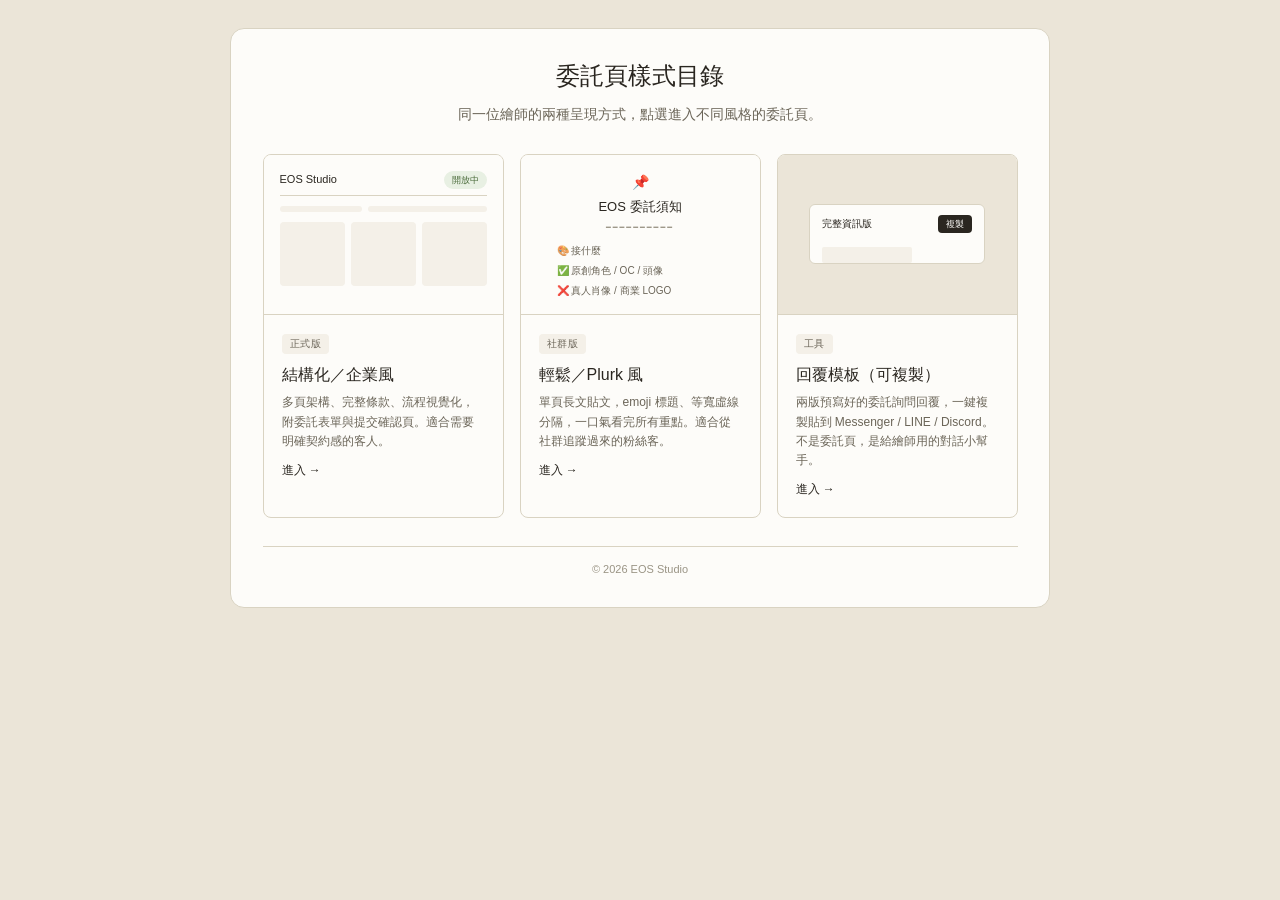
<file: index.html>
<!DOCTYPE html>
<html lang="zh-Hant">
<head>
<meta charset="UTF-8"/>
<meta name="viewport" content="width=device-width, initial-scale=1.0"/>
<title>EOS Studio — 委託頁樣式目錄</title>
<meta name="description" content="EOS Studio 委託頁兩種風格：正式版（結構化）與社群版（輕鬆貼文）。"/>
<link rel="stylesheet" href="styles.css"/>
</head>
<body>

<main class="site gallery">

  <header class="gallery-header">
    <h1>委託頁樣式目錄</h1>
    <p>同一位繪師的兩種呈現方式，點選進入不同風格的委託頁。</p>
  </header>

  <div class="gallery-grid">

    <a href="studio.html" class="gallery-card">
      <div class="gallery-preview preview-studio">
        <div class="preview-row preview-nav">
          <div class="preview-brand">EOS Studio</div>
          <div class="preview-pill">開放中</div>
        </div>
        <div class="preview-row">
          <div class="preview-bar short"></div>
          <div class="preview-bar"></div>
        </div>
        <div class="preview-row preview-cards">
          <div class="preview-mini"></div>
          <div class="preview-mini"></div>
          <div class="preview-mini"></div>
        </div>
      </div>
      <div class="gallery-meta">
        <div class="gallery-tag">正式版</div>
        <h2>結構化／企業風</h2>
        <p>多頁架構、完整條款、流程視覺化，附委託表單與提交確認頁。適合需要明確契約感的客人。</p>
        <div class="gallery-enter">進入 →</div>
      </div>
    </a>

    <a href="casual.html" class="gallery-card">
      <div class="gallery-preview preview-casual">
        <div class="preview-emoji">📌</div>
        <div class="preview-title">EOS 委託須知</div>
        <div class="preview-dots">━━━━━━━━━━</div>
        <div class="preview-line">🎨 接什麼</div>
        <div class="preview-line">✅ 原創角色 / OC / 頭像</div>
        <div class="preview-line">❌ 真人肖像 / 商業 LOGO</div>
      </div>
      <div class="gallery-meta">
        <div class="gallery-tag">社群版</div>
        <h2>輕鬆／Plurk 風</h2>
        <p>單頁長文貼文，emoji 標題、等寬虛線分隔，一口氣看完所有重點。適合從社群追蹤過來的粉絲客。</p>
        <div class="gallery-enter">進入 →</div>
      </div>
    </a>

    <a href="templates.html" class="gallery-card">
      <div class="gallery-preview preview-templates">
        <div class="preview-template-card">
          <div class="preview-template-head">
            <div class="preview-template-title">完整資訊版</div>
            <div class="preview-copy-btn">複製</div>
          </div>
          <div class="preview-bar"></div>
          <div class="preview-bar short"></div>
          <div class="preview-bar"></div>
        </div>
      </div>
      <div class="gallery-meta">
        <div class="gallery-tag">工具</div>
        <h2>回覆模板（可複製）</h2>
        <p>兩版預寫好的委託詢問回覆，一鍵複製貼到 Messenger / LINE / Discord。不是委託頁，是給繪師用的對話小幫手。</p>
        <div class="gallery-enter">進入 →</div>
      </div>
    </a>

  </div>

  <footer class="gallery-footer">
    <div>© 2026 EOS Studio</div>
  </footer>

</main>

</body>
</html>
</file>
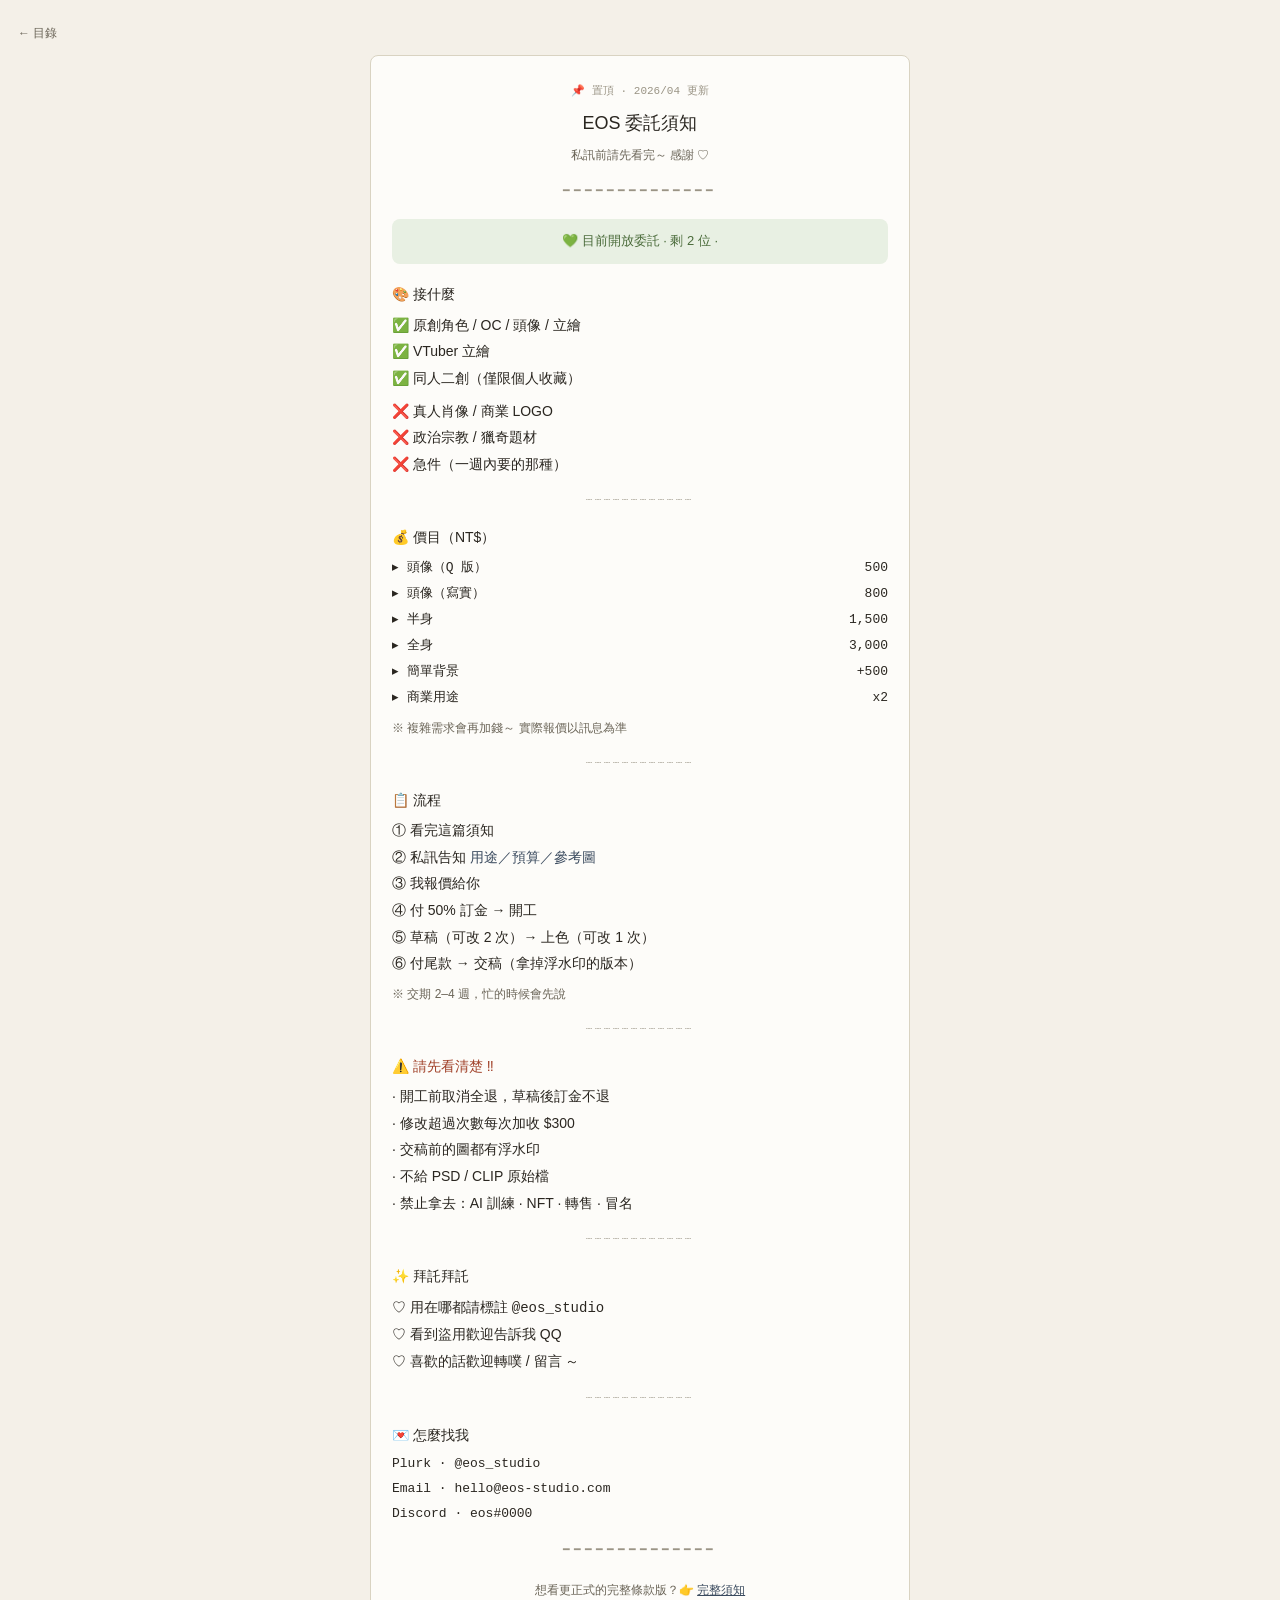
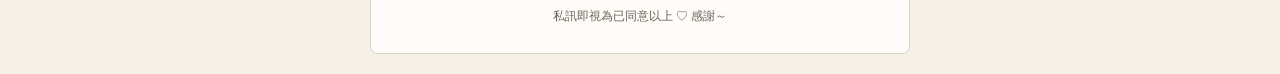
<file: casual.html>
<!DOCTYPE html>
<html lang="zh-Hant">
<head>
<meta charset="UTF-8"/>
<meta name="viewport" content="width=device-width, initial-scale=1.0"/>
<title>EOS 委託須知（社群版）</title>
<meta name="description" content="EOS 委託須知 · 輕鬆版 · 私訊前請先看完～"/>
<link rel="stylesheet" href="styles.css"/>
<link rel="stylesheet" href="casual.css"/>
</head>
<body class="casual-body">

<a href="index.html" class="casual-back">← 目錄</a>

<article class="casual-post">

  <div class="casual-meta">📌 置頂 · 2026/04 更新</div>
  <div class="casual-title">EOS 委託須知</div>
  <div class="casual-sub">私訊前請先看完～ 感謝 ♡</div>

  <div class="casual-hr">━━━━━━━━━━━━━━</div>

  <div class="casual-badge">💚 目前開放委託 · 剩 2 位 ·</div>

  <section>
    <h3>🎨 接什麼</h3>
    <div>✅ 原創角色 / OC / 頭像 / 立繪</div>
    <div>✅ VTuber 立繪</div>
    <div>✅ 同人二創（僅限個人收藏）</div>
    <div class="gap-top">❌ 真人肖像 / 商業 LOGO</div>
    <div>❌ 政治宗教 / 獵奇題材</div>
    <div>❌ 急件（一週內要的那種）</div>
  </section>

  <div class="casual-dots">┈┈┈┈┈┈┈┈┈┈┈┈</div>

  <section>
    <h3>💰 價目（NT$）</h3>
    <div class="price-list">
      <div><span>▸ 頭像（Q 版）</span><span>500</span></div>
      <div><span>▸ 頭像（寫實）</span><span>800</span></div>
      <div><span>▸ 半身</span><span>1,500</span></div>
      <div><span>▸ 全身</span><span>3,000</span></div>
      <div><span>▸ 簡單背景</span><span>+500</span></div>
      <div><span>▸ 商業用途</span><span>x2</span></div>
    </div>
    <div class="aside">※ 複雜需求會再加錢～ 實際報價以訊息為準</div>
  </section>

  <div class="casual-dots">┈┈┈┈┈┈┈┈┈┈┈┈</div>

  <section>
    <h3>📋 流程</h3>
    <div>① 看完這篇須知</div>
    <div>② 私訊告知 <span class="accent">用途／預算／參考圖</span></div>
    <div>③ 我報價給你</div>
    <div>④ 付 50% 訂金 → 開工</div>
    <div>⑤ 草稿（可改 2 次）→ 上色（可改 1 次）</div>
    <div>⑥ 付尾款 → 交稿（拿掉浮水印的版本）</div>
    <div class="aside">※ 交期 2–4 週，忙的時候會先說</div>
  </section>

  <div class="casual-dots">┈┈┈┈┈┈┈┈┈┈┈┈</div>

  <section>
    <h3 class="warn">⚠️ 請先看清楚 ‼️</h3>
    <div>· 開工前取消全退，草稿後訂金不退</div>
    <div>· 修改超過次數每次加收 <strong>$300</strong></div>
    <div>· 交稿前的圖都有<strong>浮水印</strong></div>
    <div>· 不給 PSD / CLIP 原始檔</div>
    <div>· 禁止拿去：AI 訓練 · NFT · 轉售 · 冒名</div>
  </section>

  <div class="casual-dots">┈┈┈┈┈┈┈┈┈┈┈┈</div>

  <section>
    <h3>✨ 拜託拜託</h3>
    <div>♡ 用在哪都請標註 <span class="mono">@eos_studio</span></div>
    <div>♡ 看到盜用歡迎告訴我 QQ</div>
    <div>♡ 喜歡的話歡迎轉噗 / 留言 ～</div>
  </section>

  <div class="casual-dots">┈┈┈┈┈┈┈┈┈┈┈┈</div>

  <section>
    <h3>💌 怎麼找我</h3>
    <div class="contact-list">
      <div>Plurk · @eos_studio</div>
      <div>Email · hello@eos-studio.com</div>
      <div>Discord · eos#0000</div>
    </div>
  </section>

  <div class="casual-hr">━━━━━━━━━━━━━━</div>

  <div class="casual-more">想看更正式的完整條款版？👉 <a href="terms.html">完整須知</a></div>
  <div class="casual-end">私訊即視為已同意以上 ♡ 感謝～</div>

</article>

</body>
</html>
</file>
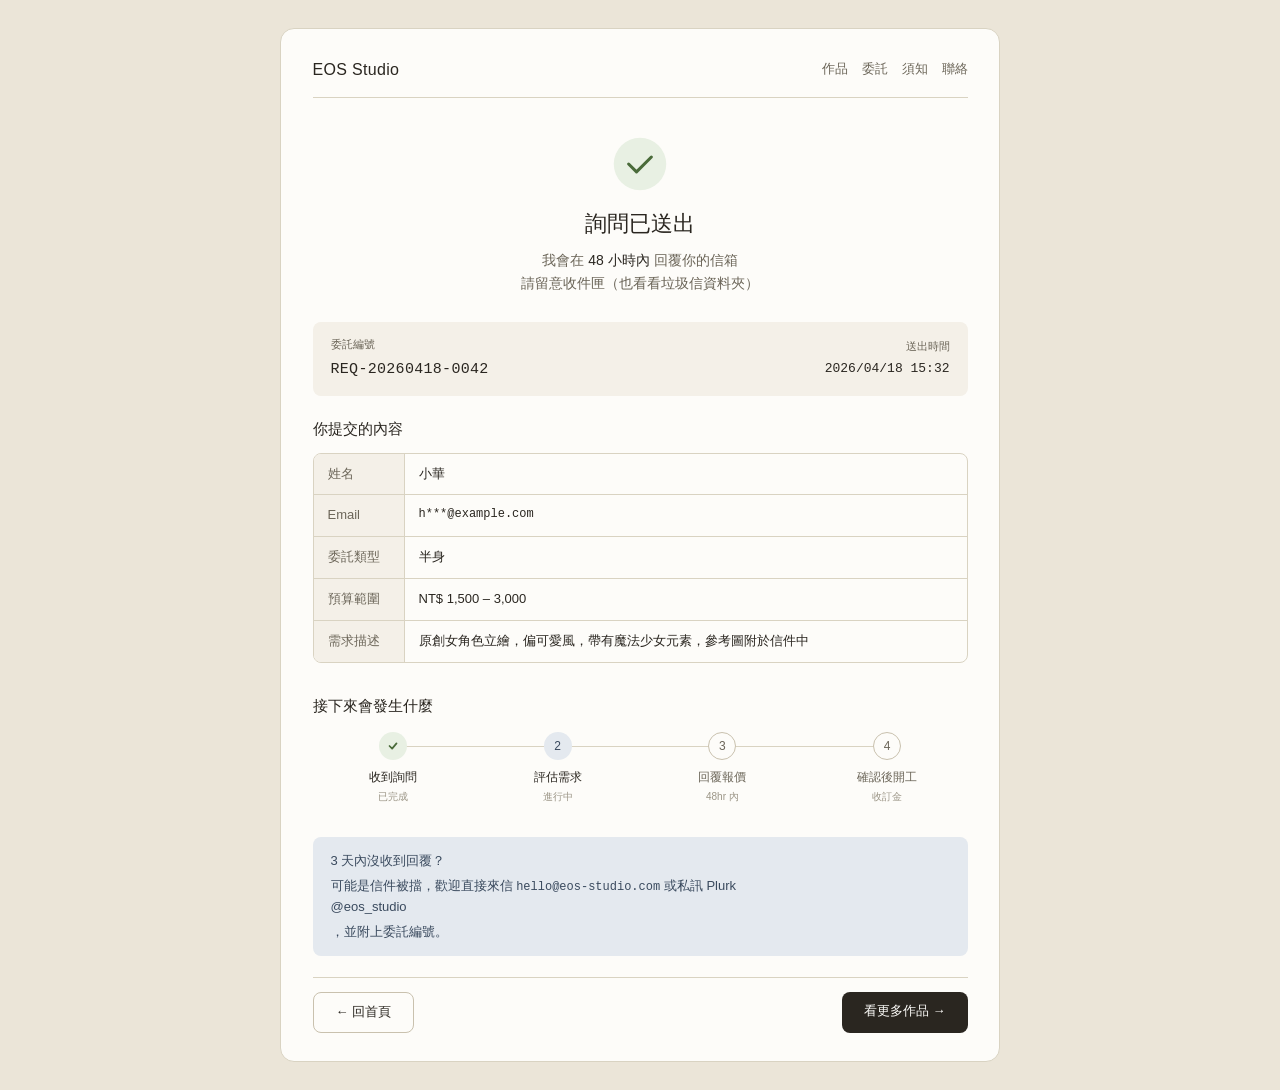
<file: confirmation.html>
<!DOCTYPE html>
<html lang="zh-Hant">
<head>
<meta charset="UTF-8"/>
<meta name="viewport" content="width=device-width, initial-scale=1.0"/>
<title>詢問已送出 — EOS Studio</title>
<meta name="robots" content="noindex"/>
<link rel="stylesheet" href="styles.css"/>
</head>
<body>

<main class="site">

  <nav class="nav">
    <div class="brand">EOS Studio</div>
    <div class="nav-links">
      <a href="studio.html#works" data-nav>作品</a>
      <a href="studio.html#commission" data-nav>委託</a>
      <a href="terms.html">須知</a>
      <a href="studio.html#contact" data-nav>聯絡</a>
    </div>
  </nav>

  <section class="success-hero">
    <svg viewBox="0 0 64 64" width="56" height="56">
      <circle cx="32" cy="32" r="30" fill="var(--color-background-success)"/>
      <path d="M 19 32 L 28 41 L 45 24" stroke="var(--color-text-success)"
            stroke-width="3.5" fill="none" stroke-linecap="round" stroke-linejoin="round"/>
    </svg>
    <h1>詢問已送出</h1>
    <p>我會在 <strong>48 小時內</strong> 回覆你的信箱<br/>請留意收件匣（也看看垃圾信資料夾）</p>
  </section>

  <div class="submission-meta">
    <div>
      <div class="label">委託編號</div>
      <div class="value-id" data-field="requestId">REQ-20260418-0042</div>
    </div>
    <div class="right">
      <div class="label">送出時間</div>
      <div class="value-time" data-field="submittedAt">2026/04/18 15:32</div>
    </div>
  </div>

  <section class="section">
    <h2 style="font-size: 15px; margin: 0 0 12px; font-weight: 500;">你提交的內容</h2>
    <div class="summary">
      <dl>
        <dt>姓名</dt>      <dd data-field="name">小華</dd>
        <dt>Email</dt>     <dd class="mono" data-field="emailMasked">h***@example.com</dd>
        <dt>委託類型</dt>  <dd data-field="type">半身</dd>
        <dt>預算範圍</dt>  <dd data-field="budget">NT$ 1,500 – 3,000</dd>
        <dt>需求描述</dt>  <dd data-field="brief">原創女角色立繪，偏可愛風，帶有魔法少女元素，參考圖附於信件中</dd>
      </dl>
    </div>
  </section>

  <section class="section">
    <h2 style="font-size: 15px; margin: 0 0 14px; font-weight: 500;">接下來會發生什麼</h2>
    <div class="progress">
      <div class="progress-step">
        <div class="progress-circle done">
          <svg viewBox="0 0 16 16" width="14" height="14">
            <path d="M 4 8 L 7 11 L 12 5" stroke="var(--color-text-success)"
                  stroke-width="2" fill="none" stroke-linecap="round" stroke-linejoin="round"/>
          </svg>
        </div>
        <div class="progress-title">收到詢問</div>
        <div class="progress-sub">已完成</div>
      </div>
      <div class="progress-step">
        <div class="progress-circle current">2</div>
        <div class="progress-title">評估需求</div>
        <div class="progress-sub">進行中</div>
      </div>
      <div class="progress-step is-pending">
        <div class="progress-circle pending">3</div>
        <div class="progress-title">回覆報價</div>
        <div class="progress-sub">48hr 內</div>
      </div>
      <div class="progress-step is-pending">
        <div class="progress-circle pending">4</div>
        <div class="progress-title">確認後開工</div>
        <div class="progress-sub">收訂金</div>
      </div>
    </div>
  </section>

  <div class="info-banner has-title">
    <strong>3 天內沒收到回覆？</strong>
    可能是信件被擋，歡迎直接來信 <span class="mono">hello@eos-studio.com</span>
    或私訊 Plurk <strong>@eos_studio</strong>，並附上委託編號。
  </div>

  <div class="page-actions">
    <a href="studio.html" class="btn-ghost">← 回首頁</a>
    <a href="studio.html#works" class="btn-primary">看更多作品 →</a>
  </div>

</main>

<script src="main.js"></script>
</body>
</html>
</file>
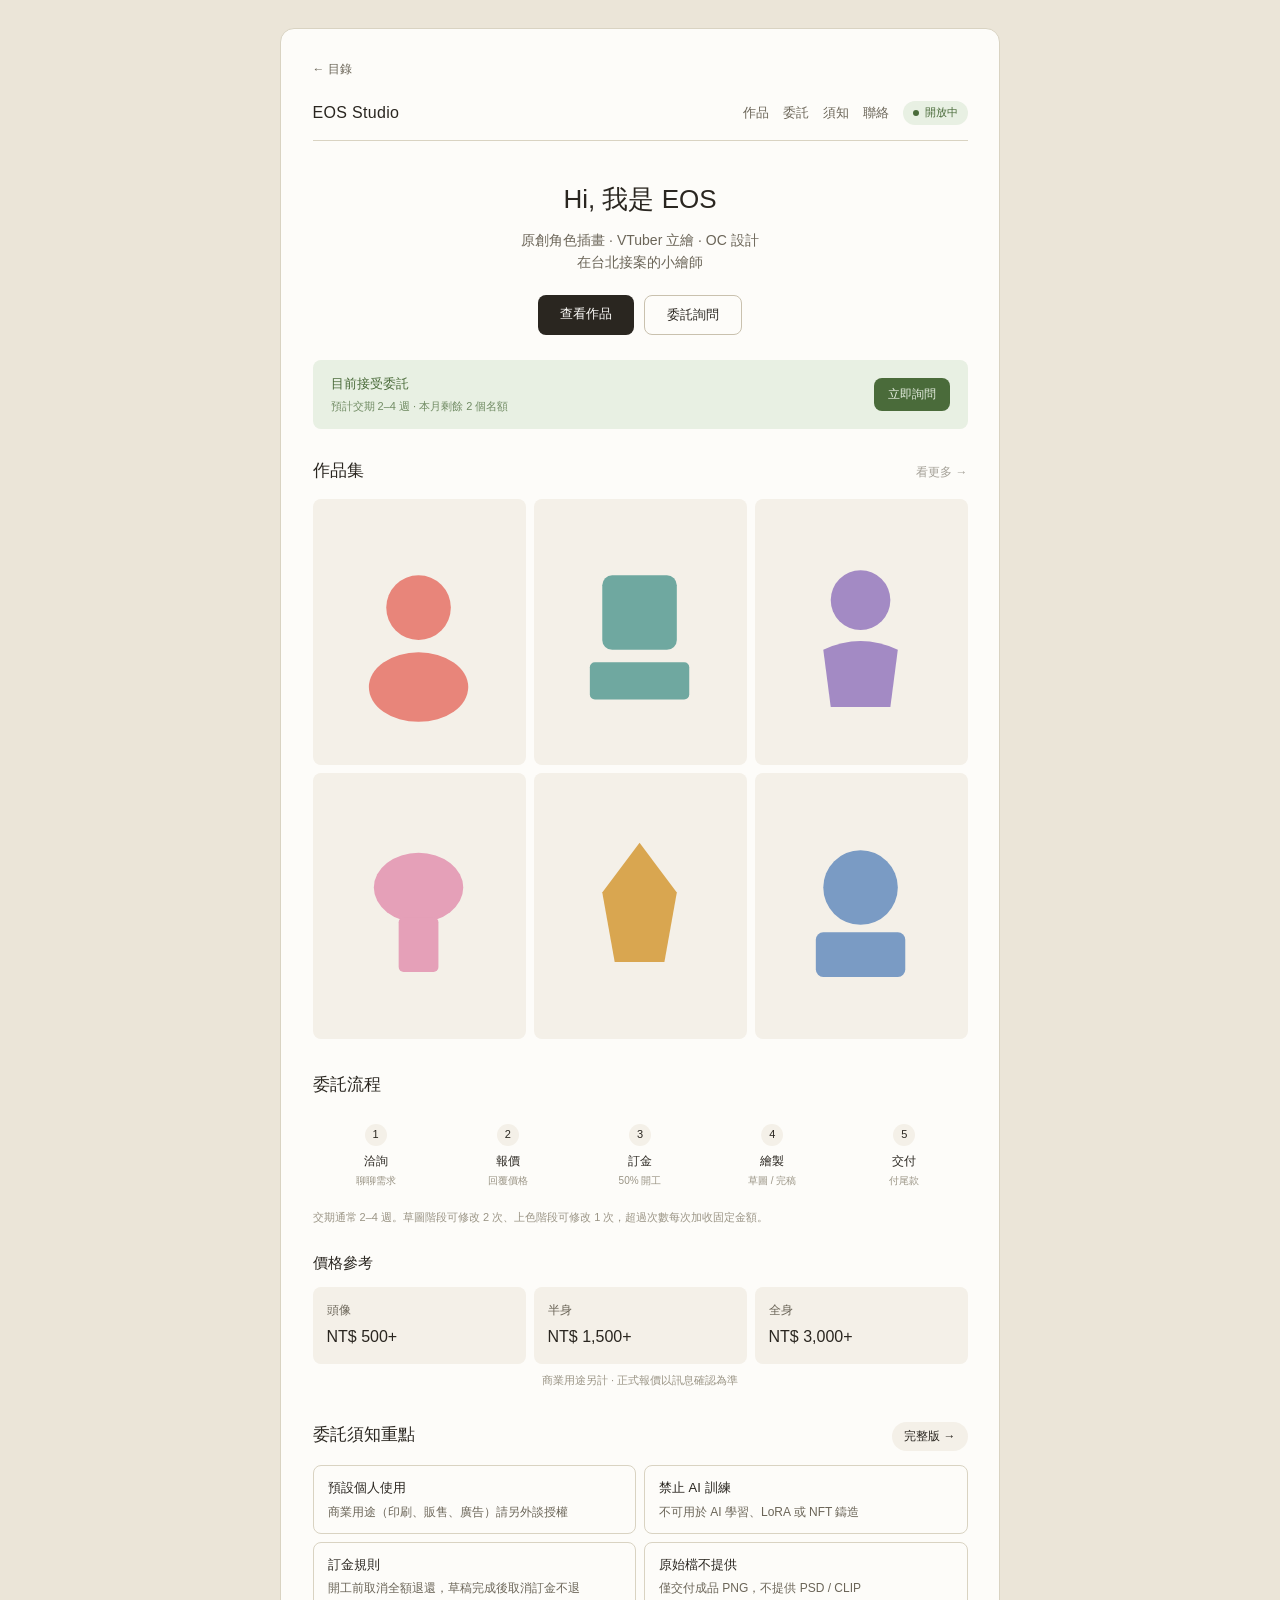
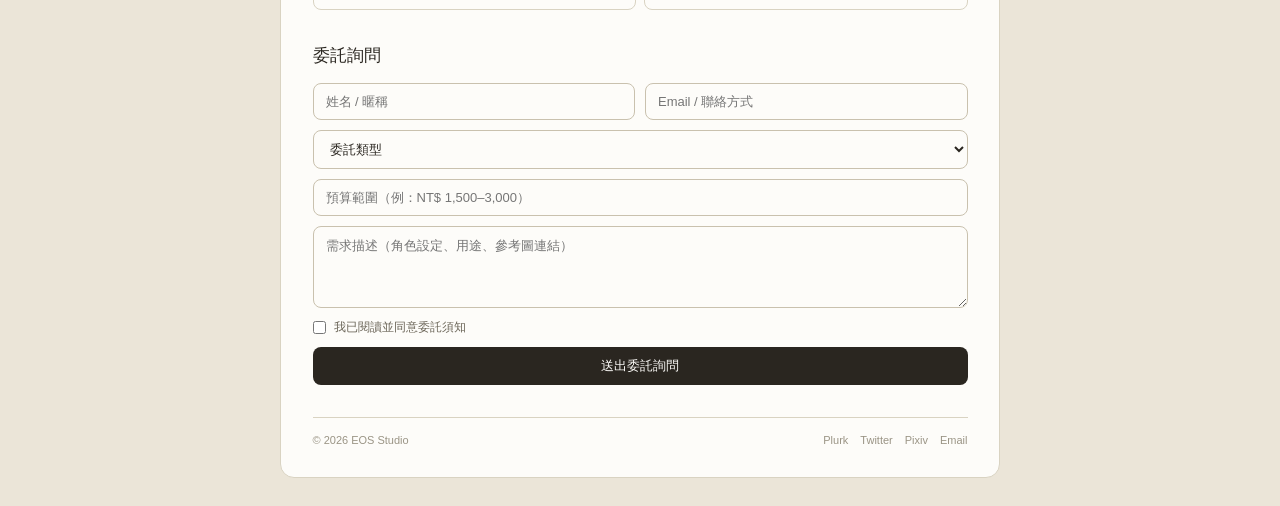
<file: studio.html>
<!DOCTYPE html>
<html lang="zh-Hant">
<head>
<meta charset="UTF-8"/>
<meta name="viewport" content="width=device-width, initial-scale=1.0"/>
<title>EOS Studio — 原創角色插畫委託</title>
<meta name="description" content="EOS Studio — 原創角色插畫、VTuber 立繪、OC 設計。台北接案中。"/>
<link rel="stylesheet" href="styles.css"/>
</head>
<body>

<main class="site">

  <a href="index.html" class="back-link">← 目錄</a>

  <nav class="nav">
    <div class="brand">EOS Studio</div>
    <div class="nav-links">
      <a href="#works" data-nav>作品</a>
      <a href="#commission" data-nav>委託</a>
      <a href="#terms" data-nav>須知</a>
      <a href="#contact" data-nav>聯絡</a>
      <span class="badge-open">
        <span class="dot"></span>
        開放中
      </span>
    </div>
  </nav>

  <section class="hero">
    <h1>Hi, 我是 EOS</h1>
    <p>原創角色插畫 · VTuber 立繪 · OC 設計<br/>在台北接案的小繪師</p>
    <div class="cta-row">
      <a href="#works" data-nav class="btn-primary">查看作品</a>
      <a href="#contact" data-nav class="btn-outline">委託詢問</a>
    </div>
  </section>

  <div class="status-banner">
    <div>
      <div class="status-title">目前接受委託</div>
      <div class="status-sub">預計交期 2–4 週 · 本月剩餘 2 個名額</div>
    </div>
    <a href="#contact" data-nav class="btn-status">立即詢問</a>
  </div>

  <section id="works" class="section">
    <div class="section-head">
      <h2>作品集</h2>
      <a href="#" class="section-link" aria-disabled="true">看更多 →</a>
    </div>
    <div class="works-grid">
      <div class="work-cell"><svg viewBox="0 0 60 75" width="70%"><circle class="c-coral" cx="30" cy="28" r="13"/><ellipse class="c-coral" cx="30" cy="60" rx="20" ry="14"/></svg></div>
      <div class="work-cell"><svg viewBox="0 0 60 75" width="70%"><rect class="c-teal" x="15" y="15" width="30" height="30" rx="4"/><rect class="c-teal" x="10" y="50" width="40" height="15" rx="2"/></svg></div>
      <div class="work-cell"><svg viewBox="0 0 60 75" width="70%"><circle class="c-purple" cx="30" cy="25" r="12"/><path class="c-purple" d="M 15 45 Q 30 38 45 45 L 42 68 L 18 68 Z"/></svg></div>
      <div class="work-cell"><svg viewBox="0 0 60 75" width="70%"><ellipse class="c-pink" cx="30" cy="30" rx="18" ry="14"/><rect class="c-pink" x="22" y="42" width="16" height="22" rx="2"/></svg></div>
      <div class="work-cell"><svg viewBox="0 0 60 75" width="70%"><polygon class="c-amber" points="30,12 45,32 40,60 20,60 15,32"/></svg></div>
      <div class="work-cell"><svg viewBox="0 0 60 75" width="70%"><circle class="c-blue" cx="30" cy="30" r="15"/><rect class="c-blue" x="12" y="48" width="36" height="18" rx="3"/></svg></div>
    </div>
  </section>

  <section id="commission" class="section">
    <h2>委託流程</h2>
    <div class="flow-grid-5" style="margin-bottom: 10px;">
      <div class="flow-card compact">
        <span class="flow-num">1</span>
        <div class="flow-title">洽詢</div>
        <div class="flow-sub">聊聊需求</div>
      </div>
      <div class="flow-card compact">
        <span class="flow-num">2</span>
        <div class="flow-title">報價</div>
        <div class="flow-sub">回覆價格</div>
      </div>
      <div class="flow-card compact">
        <span class="flow-num">3</span>
        <div class="flow-title">訂金</div>
        <div class="flow-sub">50% 開工</div>
      </div>
      <div class="flow-card compact">
        <span class="flow-num">4</span>
        <div class="flow-title">繪製</div>
        <div class="flow-sub">草圖 / 完稿</div>
      </div>
      <div class="flow-card compact">
        <span class="flow-num">5</span>
        <div class="flow-title">交付</div>
        <div class="flow-sub">付尾款</div>
      </div>
    </div>
    <p class="flow-note">交期通常 2–4 週。草圖階段可修改 2 次、上色階段可修改 1 次，超過次數每次加收固定金額。</p>

    <h3 style="margin-top: 1.75rem;">價格參考</h3>
    <div class="price-grid">
      <div class="price-card"><div class="price-label">頭像</div><div class="price-value">NT$ 500+</div></div>
      <div class="price-card"><div class="price-label">半身</div><div class="price-value">NT$ 1,500+</div></div>
      <div class="price-card"><div class="price-label">全身</div><div class="price-value">NT$ 3,000+</div></div>
    </div>
    <p class="price-note">商業用途另計 · 正式報價以訊息確認為準</p>
  </section>

  <section id="terms" class="section">
    <div class="section-head">
      <h2>委託須知重點</h2>
      <a href="terms.html" class="section-link-cta">完整版 <span class="arrow">→</span></a>
    </div>
    <div class="terms-grid">
      <div class="term-card"><div class="term-title">預設個人使用</div><div class="term-body">商業用途（印刷、販售、廣告）請另外談授權</div></div>
      <div class="term-card"><div class="term-title">禁止 AI 訓練</div><div class="term-body">不可用於 AI 學習、LoRA 或 NFT 鑄造</div></div>
      <div class="term-card"><div class="term-title">訂金規則</div><div class="term-body">開工前取消全額退還，草稿完成後取消訂金不退</div></div>
      <div class="term-card"><div class="term-title">原始檔不提供</div><div class="term-body">僅交付成品 PNG，不提供 PSD / CLIP</div></div>
    </div>
  </section>

  <section id="contact" class="section">
    <h2>委託詢問</h2>
    <form id="commission-form" class="form">
      <div class="form-row-2">
        <input type="text" name="name" placeholder="姓名 / 暱稱" required/>
        <input type="email" name="email" placeholder="Email / 聯絡方式" required/>
      </div>
      <select name="type" required>
        <option value="">委託類型</option>
        <option>頭像</option>
        <option>半身</option>
        <option>全身</option>
        <option>其他 / 不確定</option>
      </select>
      <input type="text" name="budget" placeholder="預算範圍（例：NT$ 1,500–3,000）"/>
      <textarea name="brief" placeholder="需求描述（角色設定、用途、參考圖連結）" rows="4"></textarea>
      <label class="agree">
        <input type="checkbox" id="agree-tos"/>
        我已閱讀並同意委託須知
      </label>
      <button type="submit" id="submit-btn">送出委託詢問</button>
    </form>
  </section>

  <footer class="site-footer">
    <div>© 2026 EOS Studio</div>
    <div class="social">
      <a href="#">Plurk</a>
      <a href="#">Twitter</a>
      <a href="#">Pixiv</a>
      <a href="#">Email</a>
    </div>
  </footer>

</main>

<script src="main.js"></script>

</body>
</html>
</file>
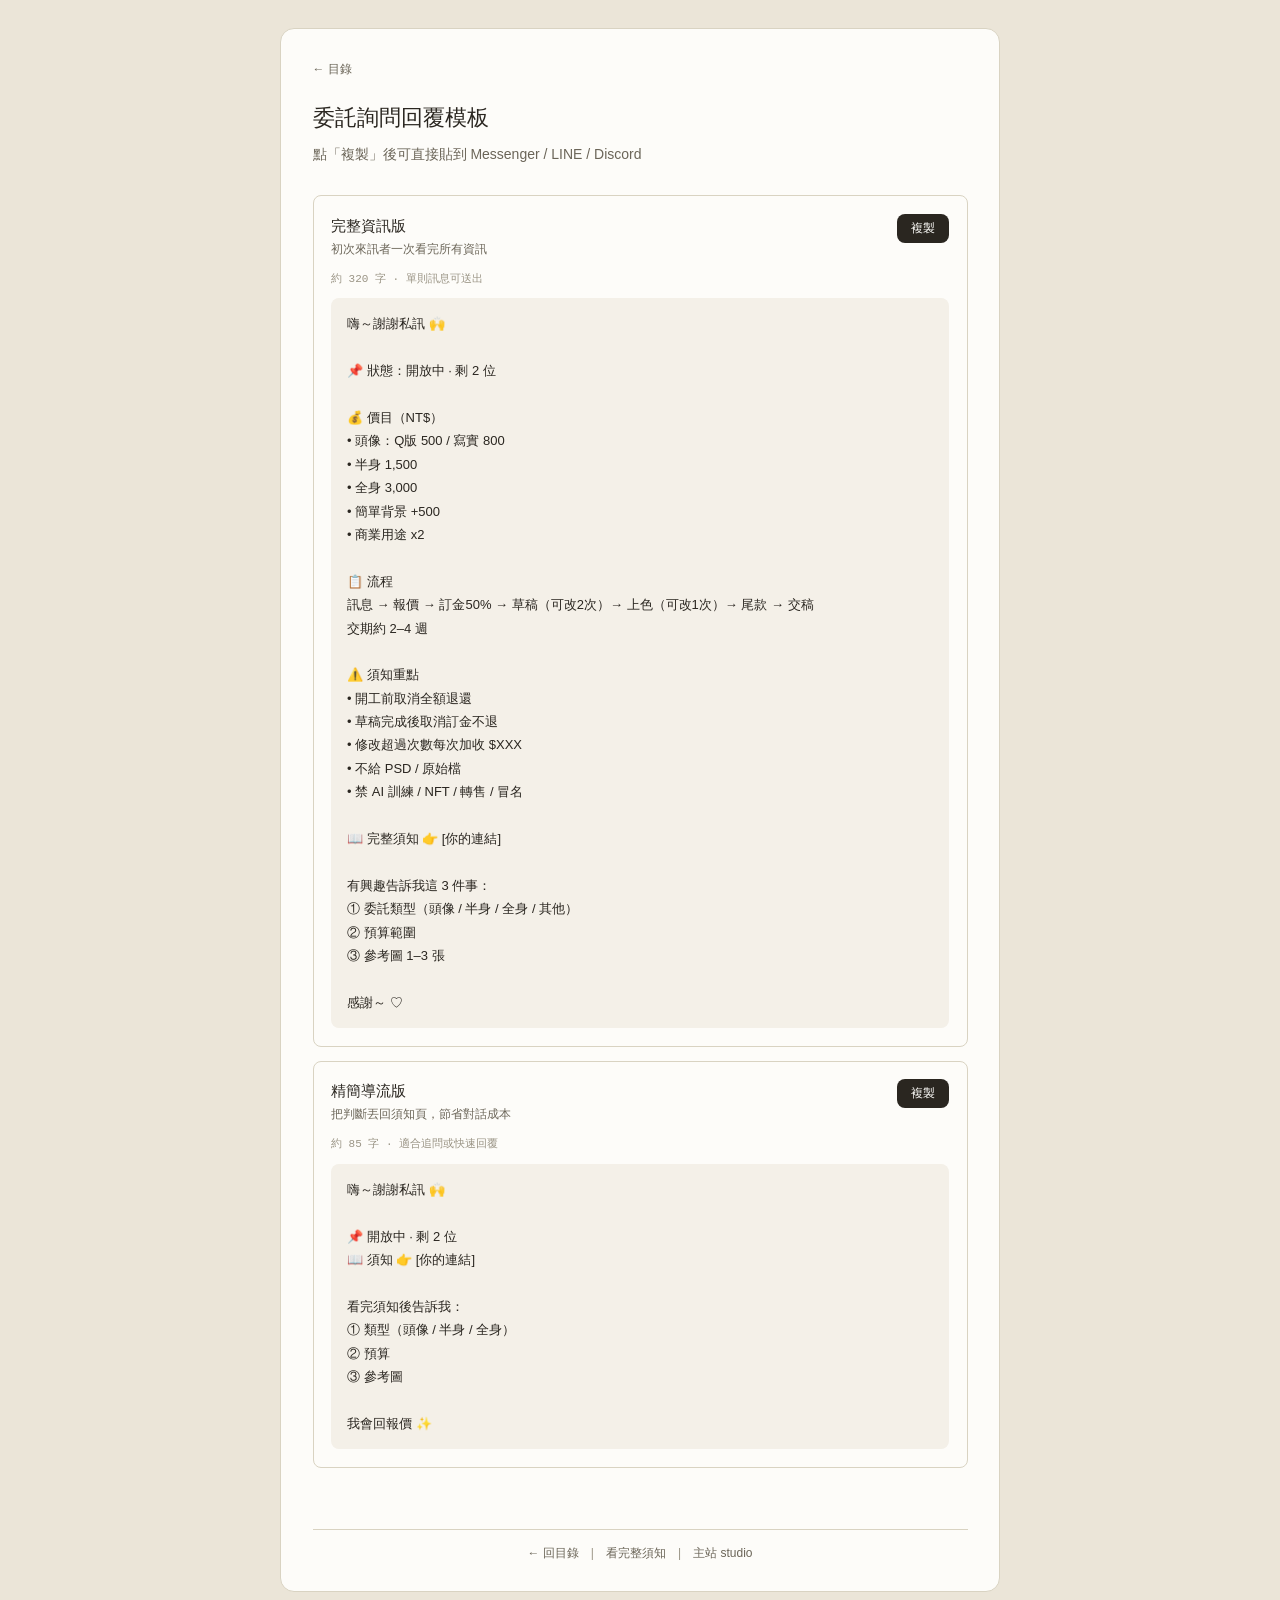
<file: templates.html>
<!DOCTYPE html>
<html lang="zh-Hant">
<head>
<meta charset="UTF-8"/>
<meta name="viewport" content="width=device-width, initial-scale=1.0"/>
<title>委託詢問回覆模板 — EOS Studio</title>
<meta name="description" content="兩版可複製的委託詢問回覆模板，一鍵複製到剪貼簿。"/>
<link rel="stylesheet" href="styles.css"/>
</head>
<body>

<main class="site">

  <a href="index.html" class="back-link">← 目錄</a>

  <header class="page-header">
    <h1>委託詢問回覆模板</h1>
    <p class="page-lead">點「複製」後可直接貼到 Messenger / LINE / Discord</p>
  </header>

  <article class="template-card">
    <header class="template-head">
      <div>
        <div class="template-title">完整資訊版</div>
        <div class="template-desc">初次來訊者一次看完所有資訊</div>
      </div>
      <button class="copy-btn" data-copy="c1">複製</button>
    </header>
    <div class="template-meta">約 320 字 · 單則訊息可送出</div>
    <div id="c1" class="template-body">嗨～謝謝私訊 🙌

📌 狀態：開放中 · 剩 2 位

💰 價目（NT$）
• 頭像：Q版 500 / 寫實 800
• 半身 1,500
• 全身 3,000
• 簡單背景 +500
• 商業用途 x2

📋 流程
訊息 → 報價 → 訂金50% → 草稿（可改2次）→ 上色（可改1次）→ 尾款 → 交稿
交期約 2–4 週

⚠️ 須知重點
• 開工前取消全額退還
• 草稿完成後取消訂金不退
• 修改超過次數每次加收 $XXX
• 不給 PSD / 原始檔
• 禁 AI 訓練 / NFT / 轉售 / 冒名

📖 完整須知 👉 [你的連結]

有興趣告訴我這 3 件事：
① 委託類型（頭像 / 半身 / 全身 / 其他）
② 預算範圍
③ 參考圖 1–3 張

感謝～ ♡</div>
  </article>

  <article class="template-card">
    <header class="template-head">
      <div>
        <div class="template-title">精簡導流版</div>
        <div class="template-desc">把判斷丟回須知頁，節省對話成本</div>
      </div>
      <button class="copy-btn" data-copy="c2">複製</button>
    </header>
    <div class="template-meta">約 85 字 · 適合追問或快速回覆</div>
    <div id="c2" class="template-body">嗨～謝謝私訊 🙌

📌 開放中 · 剩 2 位
📖 須知 👉 [你的連結]

看完須知後告訴我：
① 類型（頭像 / 半身 / 全身）
② 預算
③ 參考圖

我會回報價 ✨</div>
  </article>

  <div class="copy-toast" id="toast">已複製到剪貼簿</div>

  <nav class="templates-footer-nav">
    <a href="index.html">← 回目錄</a>
    <span class="sep">|</span>
    <a href="terms.html">看完整須知</a>
    <span class="sep">|</span>
    <a href="studio.html">主站 studio</a>
  </nav>

</main>

<script>
  document.querySelectorAll('button[data-copy]').forEach(btn => {
    btn.addEventListener('click', async () => {
      const el = document.getElementById(btn.dataset.copy);
      const toast = document.getElementById('toast');
      const text = el.textContent;
      const original = btn.textContent;

      try {
        await navigator.clipboard.writeText(text);
        btn.textContent = '✓ 已複製';
        btn.classList.add('is-copied');
        toast.classList.add('is-visible');
        setTimeout(() => {
          btn.textContent = original;
          btn.classList.remove('is-copied');
          toast.classList.remove('is-visible');
        }, 1800);
      } catch {
        // Clipboard API 被拒（非 HTTPS / 無權限）— 選取文字請使用者 Ctrl+C
        const range = document.createRange();
        range.selectNode(el);
        const sel = window.getSelection();
        sel.removeAllRanges();
        sel.addRange(range);
        btn.textContent = '請按 Ctrl+C';
        setTimeout(() => { btn.textContent = original; }, 2500);
      }
    });
  });
</script>

</body>
</html>
</file>
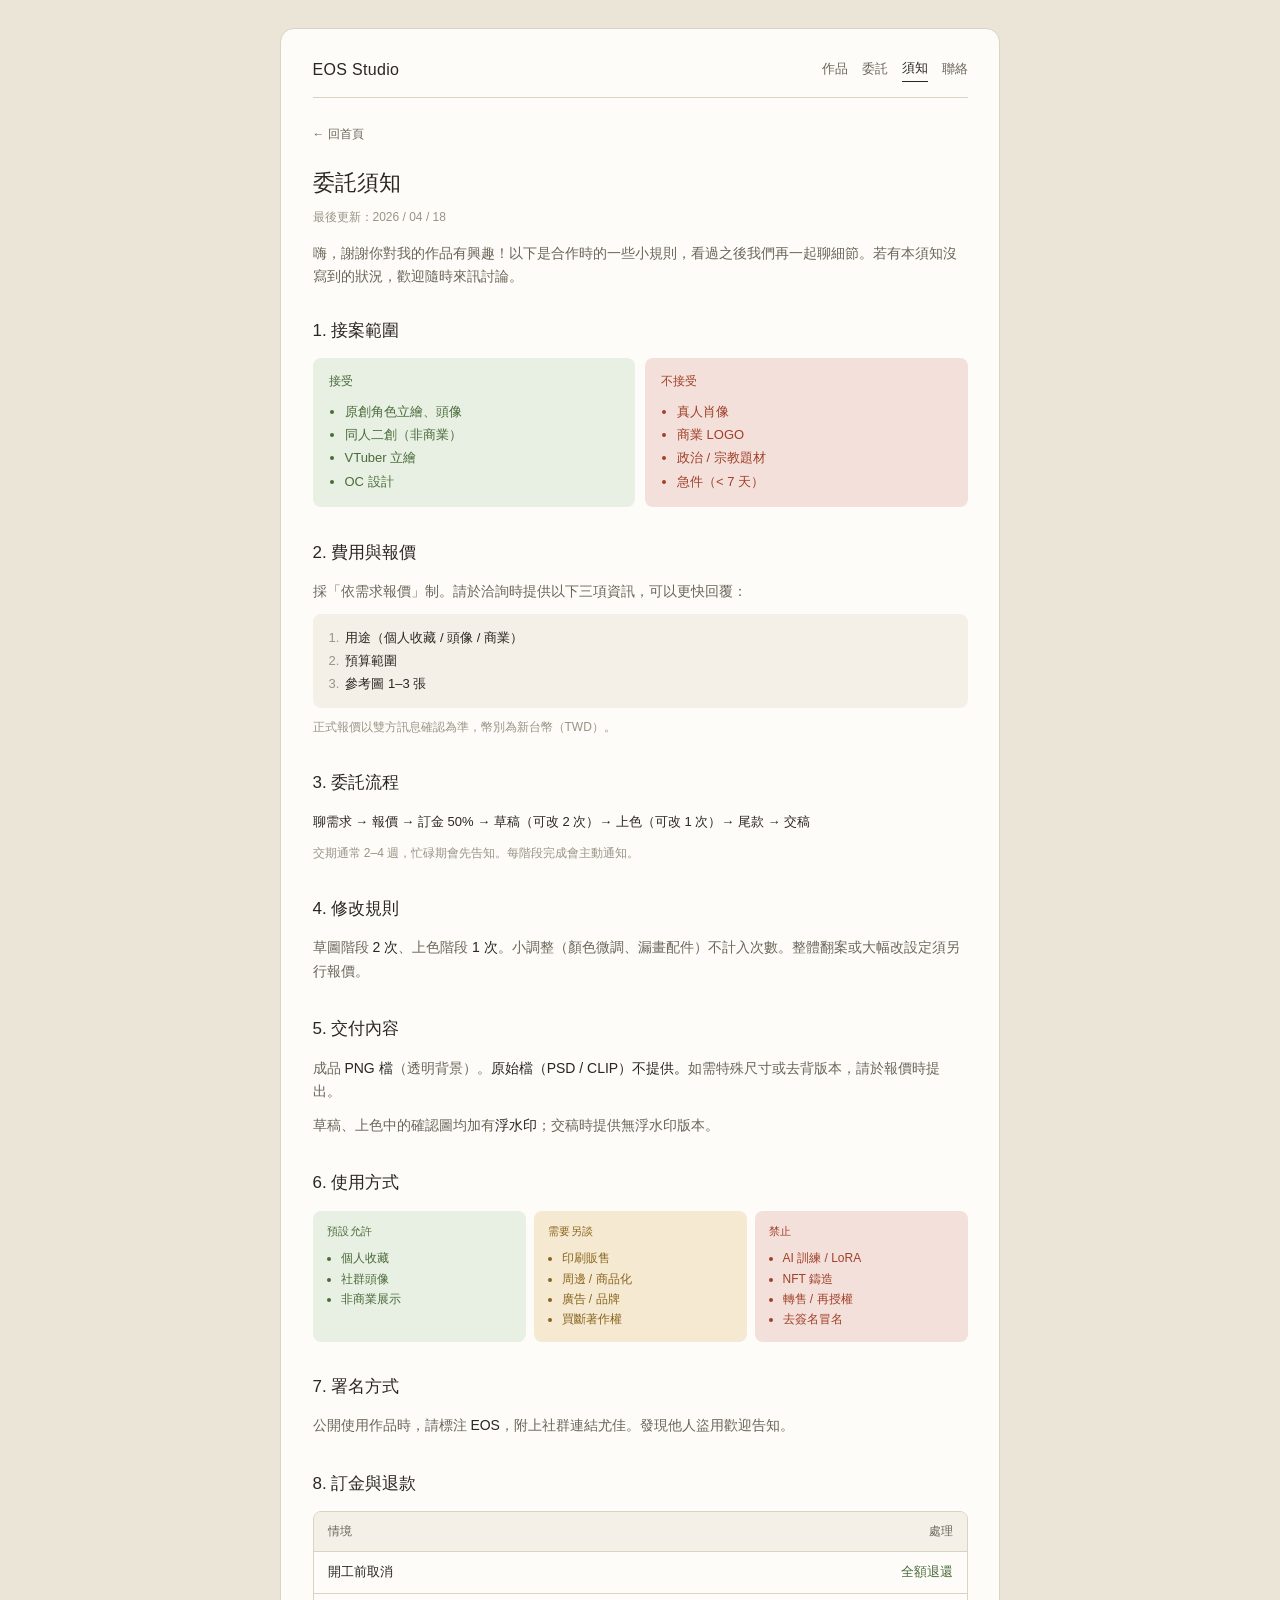
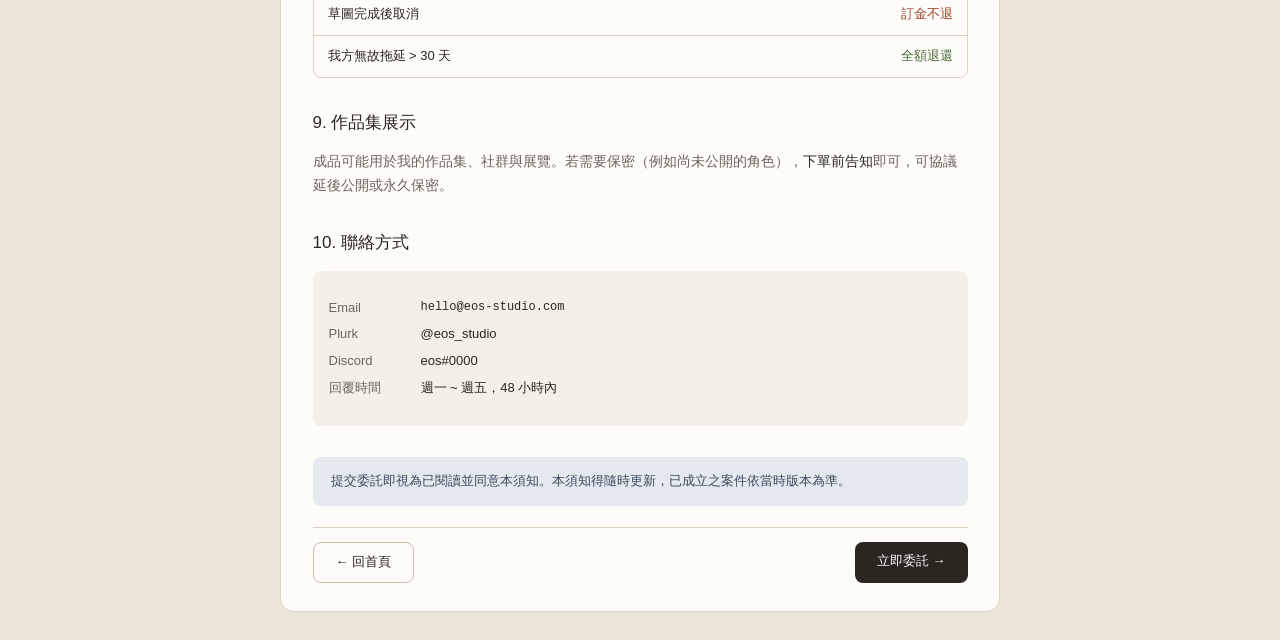
<file: terms.html>
<!DOCTYPE html>
<html lang="zh-Hant">
<head>
<meta charset="UTF-8"/>
<meta name="viewport" content="width=device-width, initial-scale=1.0"/>
<title>委託須知 — EOS Studio</title>
<meta name="description" content="EOS Studio 委託須知：接案範圍、費用、流程、修改規則、使用授權、退款與聯絡方式。"/>
<link rel="stylesheet" href="styles.css"/>
</head>
<body>

<main class="site">

  <nav class="nav">
    <div class="brand">EOS Studio</div>
    <div class="nav-links">
      <a href="studio.html#works" data-nav>作品</a>
      <a href="studio.html#commission" data-nav>委託</a>
      <a href="terms.html" class="is-current">須知</a>
      <a href="studio.html#contact" data-nav>聯絡</a>
    </div>
  </nav>

  <a href="studio.html" class="back-link">← 回首頁</a>

  <header class="page-header">
    <h1>委託須知</h1>
    <div class="page-updated">最後更新：2026 / 04 / 18</div>
    <p class="page-lead">嗨，謝謝你對我的作品有興趣！以下是合作時的一些小規則，看過之後我們再一起聊細節。若有本須知沒寫到的狀況，歡迎隨時來訊討論。</p>
  </header>

  <section class="section">
    <h2>1. 接案範圍</h2>
    <div class="scope-grid">
      <div class="scope-card ok">
        <div class="scope-title">接受</div>
        <ul>
          <li>原創角色立繪、頭像</li>
          <li>同人二創（非商業）</li>
          <li>VTuber 立繪</li>
          <li>OC 設計</li>
        </ul>
      </div>
      <div class="scope-card no">
        <div class="scope-title">不接受</div>
        <ul>
          <li>真人肖像</li>
          <li>商業 LOGO</li>
          <li>政治 / 宗教題材</li>
          <li>急件（&lt; 7 天）</li>
        </ul>
      </div>
    </div>
  </section>

  <section class="section">
    <h2>2. 費用與報價</h2>
    <p class="prose">採「依需求報價」制。請於洽詢時提供以下三項資訊，可以更快回覆：</p>
    <div class="list-box" style="margin-top: 10px;">
      <div><span class="idx">1.</span>用途（個人收藏 / 頭像 / 商業）</div>
      <div><span class="idx">2.</span>預算範圍</div>
      <div><span class="idx">3.</span>參考圖 1–3 張</div>
    </div>
    <p class="note">正式報價以雙方訊息確認為準，幣別為新台幣（TWD）。</p>
  </section>

  <section class="section">
    <h2>3. 委託流程</h2>
    <div class="flow-inline">
      聊需求 → 報價 → <strong>訂金 50%</strong> → 草稿（可改 2 次）→ 上色（可改 1 次）→ <strong>尾款</strong> → 交稿
    </div>
    <p class="note">交期通常 2–4 週，忙碌期會先告知。每階段完成會主動通知。</p>
  </section>

  <section class="section">
    <h2>4. 修改規則</h2>
    <p class="prose">草圖階段 <strong>2 次</strong>、上色階段 <strong>1 次</strong>。小調整（顏色微調、漏畫配件）不計入次數。整體翻案或大幅改設定須另行報價。</p>
  </section>

  <section class="section">
    <h2>5. 交付內容</h2>
    <p class="prose">成品 <strong>PNG 檔</strong>（透明背景）。<strong>原始檔（PSD / CLIP）不提供。</strong>如需特殊尺寸或去背版本，請於報價時提出。</p>
    <p class="prose" style="margin-top: 10px;">草稿、上色中的確認圖均加有<strong>浮水印</strong>；交稿時提供無浮水印版本。</p>
  </section>

  <section class="section">
    <h2>6. 使用方式</h2>
    <div class="usage-grid">
      <div class="usage-card allow">
        <div class="usage-label">預設允許</div>
        <ul>
          <li>個人收藏</li>
          <li>社群頭像</li>
          <li>非商業展示</li>
        </ul>
      </div>
      <div class="usage-card negotiate">
        <div class="usage-label">需要另談</div>
        <ul>
          <li>印刷販售</li>
          <li>周邊 / 商品化</li>
          <li>廣告 / 品牌</li>
          <li>買斷著作權</li>
        </ul>
      </div>
      <div class="usage-card forbid">
        <div class="usage-label">禁止</div>
        <ul>
          <li>AI 訓練 / LoRA</li>
          <li>NFT 鑄造</li>
          <li>轉售 / 再授權</li>
          <li>去簽名冒名</li>
        </ul>
      </div>
    </div>
  </section>

  <section class="section">
    <h2>7. 署名方式</h2>
    <p class="prose">公開使用作品時，請標注 <strong>EOS</strong>，附上社群連結尤佳。發現他人盜用歡迎告知。</p>
  </section>

  <section class="section">
    <h2>8. 訂金與退款</h2>
    <div class="refund-table-wrap">
      <table class="refund-table">
        <thead>
          <tr>
            <th>情境</th>
            <th class="num">處理</th>
          </tr>
        </thead>
        <tbody>
          <tr><td>開工前取消</td><td class="num ok">全額退還</td></tr>
          <tr><td>草圖完成後取消</td><td class="num no">訂金不退</td></tr>
          <tr><td>我方無故拖延 &gt; 30 天</td><td class="num ok">全額退還</td></tr>
        </tbody>
      </table>
    </div>
  </section>

  <section class="section">
    <h2>9. 作品集展示</h2>
    <p class="prose">成品可能用於我的作品集、社群與展覽。若需要保密（例如尚未公開的角色），<strong>下單前告知</strong>即可，可協議延後公開或永久保密。</p>
  </section>

  <section class="section">
    <h2>10. 聯絡方式</h2>
    <div class="contact-box">
      <dl class="contact-grid">
        <dt>Email</dt>     <dd class="mono">hello@eos-studio.com</dd>
        <dt>Plurk</dt>     <dd>@eos_studio</dd>
        <dt>Discord</dt>   <dd>eos#0000</dd>
        <dt>回覆時間</dt>  <dd>週一 ~ 週五，48 小時內</dd>
      </dl>
    </div>
  </section>

  <div class="info-banner">
    提交委託即視為已閱讀並同意本須知。本須知得隨時更新，<strong>已成立之案件依當時版本為準</strong>。
  </div>

  <div class="page-actions">
    <a href="studio.html" class="btn-ghost">← 回首頁</a>
    <a href="studio.html#contact" class="btn-primary">立即委託 →</a>
  </div>

</main>

<script src="main.js"></script>
</body>
</html>
</file>
<file: styles.css>
/* 設計代幣 — 暖米白底 + 深灰字 + 柔和強調色，貼合個人繪師品牌調性 */
:root {
  --color-background-primary: #fdfcf9;
  --color-background-secondary: #f4f0e8;
  --color-background-tertiary: #ebe5d8;
  --color-background-success: #e8f0e3;

  --color-background-danger:  #f4e0db;
  --color-background-warning: #f5ead1;
  --color-background-info:    #e4e9ef;

  --color-text-primary:   #2a2620;
  --color-text-secondary: #6b6558;
  --color-text-tertiary:  #9a9485;
  --color-text-success:   #4a6b3a;
  --color-text-danger:    #a04028;
  --color-text-warning:   #8a6420;
  --color-text-info:      #3a4a5e;

  --color-border-secondary: #c9c1ae;
  --color-border-tertiary:  #d9d3c2;

  --border-radius-md: 8px;
  --border-radius-lg: 14px;

  --font-sans: -apple-system, BlinkMacSystemFont, "Segoe UI", "Noto Sans TC",
               "PingFang TC", "Microsoft JhengHei", sans-serif;
  --font-mono: ui-monospace, "SF Mono", Menlo, Consolas, monospace;
}

* { box-sizing: border-box; }

html, body {
  margin: 0;
  padding: 0;
  background: var(--color-background-tertiary);
  color: var(--color-text-primary);
  font-family: var(--font-sans);
  font-size: 14px;
  line-height: 1.6;
  -webkit-font-smoothing: antialiased;
}

.sr-only {
  position: absolute; width: 1px; height: 1px;
  padding: 0; margin: -1px; overflow: hidden;
  clip: rect(0, 0, 0, 0); white-space: nowrap; border: 0;
}

/* 主容器 */
.site {
  max-width: 720px;
  margin: 2rem auto;
  padding: 2rem 2.25rem;
  background: var(--color-background-primary);
  border: 0.5px solid var(--color-border-tertiary);
  border-radius: var(--border-radius-lg);
}

/* 導覽 */
.nav {
  display: flex; align-items: center; justify-content: space-between;
  padding-bottom: 14px;
  border-bottom: 0.5px solid var(--color-border-tertiary);
  margin-bottom: 1.75rem;
  flex-wrap: wrap; gap: 8px;
}
.brand { font-size: 16px; font-weight: 500; letter-spacing: 0.02em; }
.nav-links { display: flex; align-items: center; gap: 14px; font-size: 13px; }
.nav-links a {
  color: var(--color-text-secondary);
  text-decoration: none;
}
.nav-links a:hover { color: var(--color-text-primary); }

.badge-open {
  display: inline-flex; align-items: center; gap: 6px;
  padding: 3px 10px;
  background: var(--color-background-success);
  color: var(--color-text-success);
  border-radius: 999px;
  font-size: 11px; font-weight: 500;
}
.badge-open .dot {
  width: 6px; height: 6px; border-radius: 50%;
  background: currentColor; display: inline-block;
}

/* Hero */
.hero { text-align: center; padding: 1rem 0 1.75rem; }
.hero h1 { font-size: 26px; margin: 0 0 8px; font-weight: 500; }
.hero p {
  color: var(--color-text-secondary);
  font-size: 14px; margin: 0 0 1.5rem;
}
.cta-row {
  display: flex; gap: 10px; justify-content: center; flex-wrap: wrap;
}

/* 按鈕 */
.btn-primary, .btn-outline, .btn-status, button#submit-btn {
  display: inline-block;
  padding: 9px 22px;
  font-size: 13px; font-weight: 500;
  border-radius: var(--border-radius-md);
  text-decoration: none;
  cursor: pointer;
  font-family: inherit;
  transition: opacity 0.15s;
}
.btn-primary:hover, .btn-outline:hover, .btn-status:hover, button#submit-btn:hover {
  opacity: 0.85;
}
.btn-primary {
  background: var(--color-text-primary);
  color: var(--color-background-primary);
  border: none;
}
.btn-outline {
  border: 0.5px solid var(--color-border-secondary);
  color: var(--color-text-primary);
  background: transparent;
}

/* 狀態橫幅 */
.status-banner {
  background: var(--color-background-success);
  border-radius: var(--border-radius-md);
  padding: 14px 18px; margin-bottom: 2rem;
  display: flex; align-items: center; justify-content: space-between;
  gap: 12px; flex-wrap: wrap;
}
.status-title {
  font-size: 13px; color: var(--color-text-success);
  font-weight: 500; margin-bottom: 3px;
}
.status-sub {
  font-size: 11px; color: var(--color-text-success); opacity: 0.75;
}
.btn-status {
  padding: 7px 14px;
  background: var(--color-text-success);
  color: var(--color-background-success);
  font-size: 12px;
  white-space: nowrap;
  border: none;
}

/* 通用 section */
.section { margin-bottom: 2.25rem; scroll-margin-top: 12px; }
.section h2 { font-size: 17px; margin: 0 0 1rem; font-weight: 500; }
.section h3 { font-size: 15px; margin: 0 0 12px; font-weight: 500; }
.section-head {
  display: flex; align-items: baseline; justify-content: space-between;
  margin-bottom: 1rem;
}
.section-head h2 { margin: 0; }
.section-link {
  font-size: 12px;
  color: var(--color-text-secondary);
  text-decoration: none;
}
.section-link[aria-disabled="true"] {
  cursor: default;
  opacity: 0.6;
}

/* 區塊右上的醒目連結（實際可用版） */
.section-link-cta {
  display: inline-flex;
  align-items: center;
  gap: 4px;
  font-size: 12px;
  font-weight: 500;
  padding: 5px 12px;
  background: var(--color-background-secondary);
  color: var(--color-text-primary);
  text-decoration: none;
  border-radius: 999px;
  transition: background 0.15s;
}
.section-link-cta:hover { background: var(--color-background-tertiary); }
.section-link-cta .arrow { transition: transform 0.15s; }
.section-link-cta:hover .arrow { transform: translateX(2px); }

/* 作品格 */
.works-grid {
  display: grid;
  grid-template-columns: repeat(3, 1fr);
  gap: 8px;
}
.work-cell {
  aspect-ratio: 4/5;
  background: var(--color-background-secondary);
  border-radius: var(--border-radius-md);
  display: flex; align-items: center; justify-content: center;
}
.c-coral  { fill: #e8857a; }
.c-teal   { fill: #6fa8a0; }
.c-purple { fill: #a38ac4; }
.c-pink   { fill: #e5a0b8; }
.c-amber  { fill: #d9a650; }
.c-blue   { fill: #7a9bc4; }

/* ─── 委託流程（10 步 3 階段） ─── */
.flow-header { margin-bottom: 1rem; }
.flow-subtitle {
  font-size: 12px; color: var(--color-text-tertiary); margin: 0;
}

/* 圖例列 — 獨立資訊帶，解釋流程顏色編碼 */
.legend-bar {
  display: flex; align-items: center;
  gap: 14px;
  padding: 10px 14px;
  background: var(--color-background-secondary);
  border-radius: var(--border-radius-md);
  margin-bottom: 1.75rem;
  flex-wrap: wrap;
}
.legend-bar .label {
  font-size: 11px; color: var(--color-text-secondary);
  font-weight: 500; text-transform: uppercase; letter-spacing: 0.06em;
}
.legend-item { display: flex; align-items: center; gap: 6px; font-size: 12px; }
.legend-item .chip { width: 14px; height: 14px; border-radius: 4px; display: inline-block; }
.legend-item .chip.normal {
  background: var(--color-background-primary);
  border: 0.5px solid var(--color-border-secondary);
}
.legend-item .chip.pay  { background: var(--color-background-warning); }
.legend-item .chip.edit { background: var(--color-background-info); }

.flow-phase { margin-bottom: 1.75rem; }
.flow-phase:last-child { margin-bottom: 0.5rem; }
.phase-label {
  font-size: 11px; color: var(--color-text-secondary); font-weight: 500;
  margin-bottom: 10px; text-transform: uppercase; letter-spacing: 0.06em;
}

.flow-grid-3 { display: grid; grid-template-columns: repeat(3, 1fr); gap: 8px; }
.flow-grid-5 { display: grid; grid-template-columns: repeat(5, 1fr); gap: 6px; }
.flow-grid-2 { display: grid; grid-template-columns: repeat(2, 1fr); gap: 8px; }

/* 流程卡：基礎（中性） */
.flow-card {
  border: 0.5px solid var(--color-border-tertiary);
  border-radius: var(--border-radius-md);
  padding: 12px;
}
.flow-card-head {
  display: flex; align-items: center; gap: 8px; margin-bottom: 4px;
}
.flow-num {
  width: 22px; height: 22px; border-radius: 50%;
  background: var(--color-background-secondary);
  color: var(--color-text-primary);
  display: inline-flex; align-items: center; justify-content: center;
  font-size: 11px; font-weight: 500; flex-shrink: 0;
}
.flow-title { font-size: 13px; font-weight: 500; }
.flow-desc {
  font-size: 11px; color: var(--color-text-secondary);
  line-height: 1.5; padding-left: 30px;
}

/* 繪製階段 5 格 — 置中緊湊、無外框 */
.flow-card.compact {
  padding: 10px; text-align: center; border: none;
}
.flow-card.compact .flow-num { margin: 0 auto 6px; }
.flow-card.compact .flow-title { display: block; font-size: 12px; }
.flow-card.compact .flow-sub {
  font-size: 10px; color: var(--color-text-tertiary); margin-top: 2px;
}

/* 結案階段 2 格 — 橫排 */
.flow-card.inline { display: flex; align-items: center; gap: 10px; }
.flow-card.inline .flow-sub {
  font-size: 11px; color: var(--color-text-tertiary); margin-top: 2px;
}

/* 付款色（warning）與修改確認色（info）— 反色實心圓 */
.flow-card.pay {
  background: var(--color-background-warning); border: none;
}
.flow-card.pay .flow-title,
.flow-card.pay .flow-sub { color: var(--color-text-warning); }
.flow-card.pay .flow-sub { opacity: 0.75; }
.flow-card.pay .flow-num {
  background: var(--color-text-warning);
  color: var(--color-background-warning);
}

.flow-card.edit {
  background: var(--color-background-info); border: none;
}
.flow-card.edit .flow-title,
.flow-card.edit .flow-sub { color: var(--color-text-info); }
.flow-card.edit .flow-sub { opacity: 0.75; }
.flow-card.edit .flow-num {
  background: var(--color-text-info);
  color: var(--color-background-info);
}

.flow-note {
  font-size: 11px; color: var(--color-text-tertiary);
  margin: 10px 0 0; line-height: 1.6;
}

/* 價格 */
.price-grid {
  display: grid; grid-template-columns: repeat(3, 1fr); gap: 8px;
}
.price-card {
  background: var(--color-background-secondary);
  border-radius: var(--border-radius-md);
  padding: 14px;
}
.price-label { font-size: 12px; color: var(--color-text-secondary); margin-bottom: 4px; }
.price-value { font-size: 16px; font-weight: 500; }
.price-note {
  font-size: 11px; color: var(--color-text-tertiary);
  margin: 8px 0 0; text-align: center;
}

/* 須知 */
.terms-grid {
  display: grid; grid-template-columns: repeat(2, 1fr); gap: 8px;
}
.term-card {
  border: 0.5px solid var(--color-border-tertiary);
  border-radius: var(--border-radius-md);
  padding: 12px 14px;
}
.term-title { font-size: 13px; font-weight: 500; margin-bottom: 4px; }
.term-body  { font-size: 12px; color: var(--color-text-secondary); line-height: 1.5; }

/* 表單 */
.form { display: grid; gap: 10px; }
.form-row-2 { display: grid; grid-template-columns: 1fr 1fr; gap: 10px; }
.form input, .form select, .form textarea {
  font-size: 13px;
  font-family: var(--font-sans);
  padding: 10px 12px;
  background: var(--color-background-primary);
  color: var(--color-text-primary);
  border: 0.5px solid var(--color-border-secondary);
  border-radius: var(--border-radius-md);
  outline: none;
  transition: border-color 0.15s;
}
.form input:focus, .form select:focus, .form textarea:focus {
  border-color: var(--color-text-primary);
}
.form textarea { resize: vertical; }
.agree {
  display: flex; align-items: center; gap: 8px;
  font-size: 12px; color: var(--color-text-secondary);
}
.agree input[type="checkbox"] { margin: 0; }
button#submit-btn {
  background: var(--color-text-primary);
  color: var(--color-background-primary);
  border: none;
  padding: 10px 20px;
}

/* Footer */
.site-footer {
  border-top: 0.5px solid var(--color-border-tertiary);
  padding-top: 14px;
  display: flex; justify-content: space-between; align-items: center;
  font-size: 11px; color: var(--color-text-tertiary);
  flex-wrap: wrap; gap: 8px;
}
.site-footer a { color: inherit; text-decoration: none; }
.site-footer a:hover { color: var(--color-text-secondary); }
.social { display: flex; gap: 12px; }

/* ─── 目錄首頁 ─── */
.site.gallery { max-width: 820px; }
.gallery-header { text-align: center; margin-bottom: 2rem; }
.gallery-header h1 { font-size: 24px; margin: 0 0 8px; font-weight: 500; }
.gallery-header p { color: var(--color-text-secondary); font-size: 14px; margin: 0; }

.gallery-grid {
  display: grid;
  grid-template-columns: repeat(auto-fit, minmax(240px, 1fr));
  gap: 16px;
  margin-bottom: 2rem;
}

.gallery-card {
  display: block;
  text-decoration: none;
  color: inherit;
  background: var(--color-background-primary);
  border: 0.5px solid var(--color-border-tertiary);
  border-radius: var(--border-radius-md);
  overflow: hidden;
  transition: transform 0.15s, box-shadow 0.15s, border-color 0.15s;
}
.gallery-card:hover {
  transform: translateY(-2px);
  border-color: var(--color-border-secondary);
  box-shadow: 0 6px 20px -8px rgba(42, 38, 32, 0.15);
}

/* 預覽區 — 模擬各風格 */
.gallery-preview {
  padding: 16px;
  height: 160px;
  border-bottom: 0.5px solid var(--color-border-tertiary);
  display: flex;
  flex-direction: column;
  gap: 10px;
  overflow: hidden;
}
.preview-studio { background: var(--color-background-primary); }
.preview-studio .preview-row {
  display: flex; gap: 6px; align-items: center;
}
.preview-studio .preview-nav {
  justify-content: space-between;
  padding-bottom: 6px;
  border-bottom: 0.5px solid var(--color-border-tertiary);
}
.preview-brand { font-size: 11px; font-weight: 500; }
.preview-pill {
  font-size: 9px;
  padding: 2px 8px;
  border-radius: 999px;
  background: var(--color-background-success);
  color: var(--color-text-success);
  font-weight: 500;
}
.preview-bar {
  flex: 1; height: 6px;
  background: var(--color-background-secondary);
  border-radius: 3px;
}
.preview-bar.short { flex: 0 0 40%; }
.preview-cards { gap: 6px !important; }
.preview-mini {
  flex: 1; aspect-ratio: 4/5;
  background: var(--color-background-secondary);
  border-radius: 4px;
  max-height: 64px;
}

/* Templates 預覽 — 簡化模板卡片 */
.preview-templates {
  background: var(--color-background-tertiary);
  justify-content: center;
  align-items: center;
}
.preview-template-card {
  width: 85%;
  background: var(--color-background-primary);
  border: 0.5px solid var(--color-border-tertiary);
  border-radius: 6px;
  padding: 10px 12px;
  display: flex; flex-direction: column; gap: 6px;
}
.preview-template-head {
  display: flex; justify-content: space-between; align-items: center;
  margin-bottom: 2px;
}
.preview-template-title { font-size: 10px; font-weight: 500; }
.preview-copy-btn {
  font-size: 9px;
  padding: 2px 8px;
  background: var(--color-text-primary);
  color: var(--color-background-primary);
  border-radius: 4px;
  font-weight: 500;
}
.preview-templates .preview-bar {
  height: 5px;
  background: var(--color-background-secondary);
  border-radius: 2px;
}
.preview-templates .preview-bar.short { width: 60%; }

.preview-casual {
  background: var(--color-background-primary);
  font-family: var(--font-sans);
  text-align: center;
  justify-content: flex-start;
  gap: 4px;
}
.preview-emoji { font-size: 14px; }
.preview-title { font-size: 13px; font-weight: 500; }
.preview-dots {
  font-family: var(--font-mono);
  font-size: 8px;
  letter-spacing: 2px;
  color: var(--color-text-tertiary);
  margin-bottom: 4px;
}
.preview-line {
  font-size: 10px;
  text-align: left;
  color: var(--color-text-secondary);
  padding: 0 20px;
}
.preview-line:first-of-type {
  color: var(--color-text-primary);
  font-weight: 500;
}

/* 卡片資訊區 */
.gallery-meta { padding: 16px 18px 18px; }
.gallery-tag {
  display: inline-block;
  font-size: 10px;
  font-weight: 500;
  letter-spacing: 0.06em;
  text-transform: uppercase;
  padding: 2px 8px;
  background: var(--color-background-secondary);
  border-radius: 4px;
  color: var(--color-text-secondary);
  margin-bottom: 8px;
}
.gallery-meta h2 { font-size: 16px; margin: 0 0 6px; font-weight: 500; }
.gallery-meta p {
  font-size: 12px;
  color: var(--color-text-secondary);
  line-height: 1.6;
  margin: 0 0 10px;
}
.gallery-enter {
  font-size: 12px;
  font-weight: 500;
  color: var(--color-text-primary);
}
.gallery-card:hover .gallery-enter { color: var(--color-text-info); }

.gallery-footer {
  text-align: center;
  font-size: 11px;
  color: var(--color-text-tertiary);
  border-top: 0.5px solid var(--color-border-tertiary);
  padding-top: 14px;
}

/* ─── 回覆模板頁 ─── */
.template-card {
  background: var(--color-background-primary);
  border: 0.5px solid var(--color-border-tertiary);
  border-radius: var(--border-radius-md);
  padding: 1.25rem;
  margin-bottom: 1rem;
}
.template-head {
  display: flex; justify-content: space-between;
  align-items: flex-start; gap: 12px;
  margin-bottom: 12px;
}
.template-title { font-size: 15px; font-weight: 500; }
.template-desc {
  font-size: 12px; color: var(--color-text-secondary); margin-top: 2px;
}
.template-meta {
  font-size: 11px; color: var(--color-text-tertiary);
  font-family: var(--font-mono); margin-bottom: 10px;
}
.template-body {
  background: var(--color-background-secondary);
  border-radius: var(--border-radius-md);
  padding: 14px 16px;
  font-size: 13px; line-height: 1.8;
  white-space: pre-wrap;
  font-family: var(--font-sans);
  color: var(--color-text-primary);
}

.copy-btn {
  font-size: 12px; font-weight: 500;
  padding: 6px 14px;
  background: var(--color-text-primary);
  color: var(--color-background-primary);
  border: none;
  border-radius: var(--border-radius-md);
  cursor: pointer;
  white-space: nowrap;
  font-family: inherit;
  transition: opacity 0.15s;
}
.copy-btn:hover { opacity: 0.85; }
.copy-btn.is-copied {
  background: var(--color-text-success);
}

.copy-toast {
  position: sticky; bottom: 10px;
  margin-top: 10px; text-align: center;
  font-size: 12px; color: var(--color-text-success);
  opacity: 0; transition: opacity 0.2s;
  pointer-events: none;
}
.copy-toast.is-visible { opacity: 1; }

.templates-footer-nav {
  margin-top: 2rem; padding-top: 1rem;
  border-top: 0.5px solid var(--color-border-tertiary);
  display: flex; justify-content: center;
  gap: 12px; font-size: 12px; flex-wrap: wrap;
}
.templates-footer-nav a {
  color: var(--color-text-secondary); text-decoration: none;
}
.templates-footer-nav a:hover { color: var(--color-text-primary); }
.templates-footer-nav .sep { color: var(--color-text-tertiary); }

/* ─── 須知獨立頁專用 ─── */

/* 導覽目前頁強調 */
.nav-links a.is-current {
  color: var(--color-text-primary);
  font-weight: 500;
  border-bottom: 1px solid var(--color-text-primary);
  padding-bottom: 2px;
}

/* 回首頁連結 */
.back-link {
  display: inline-block;
  font-size: 12px;
  color: var(--color-text-secondary);
  text-decoration: none;
  margin-bottom: 1.5rem;
}
.back-link:hover { color: var(--color-text-primary); }

/* 頁面標頭 */
.page-header { margin-bottom: 2rem; }
.page-header h1 { font-size: 22px; margin: 0 0 8px; font-weight: 500; }
.page-updated {
  font-size: 12px; color: var(--color-text-tertiary); margin-bottom: 1rem;
}
.page-lead {
  font-size: 14px; color: var(--color-text-secondary);
  line-height: 1.7; margin: 0;
}

/* 通用 prose 區段 */
.prose { font-size: 14px; color: var(--color-text-secondary); line-height: 1.7; margin: 0; }
.prose strong { color: var(--color-text-primary); font-weight: 500; }
.note { font-size: 12px; color: var(--color-text-tertiary); margin: 10px 0 0; }

/* 接受 / 不接受 並列卡 */
.scope-grid {
  display: grid; grid-template-columns: 1fr 1fr; gap: 10px;
}
.scope-card {
  border-radius: var(--border-radius-md);
  padding: 14px 16px;
}
.scope-card ul {
  margin: 0; padding-left: 16px;
  font-size: 13px; line-height: 1.8;
}
.scope-title {
  font-size: 12px; font-weight: 500; margin-bottom: 8px;
}
.scope-card.ok    { background: var(--color-background-success); color: var(--color-text-success); }
.scope-card.ok ul    { color: var(--color-text-success); }
.scope-card.no    { background: var(--color-background-danger); color: var(--color-text-danger); }
.scope-card.no ul    { color: var(--color-text-danger); }

/* 條列盒 — 給「請提供以下三項資訊」 */
.list-box {
  background: var(--color-background-secondary);
  border-radius: var(--border-radius-md);
  padding: 12px 16px;
  font-size: 13px; line-height: 1.8;
}
.list-box .idx { color: var(--color-text-tertiary); margin-right: 6px; }

/* 流程一行字 */
.flow-inline {
  font-size: 13px; line-height: 1.9;
  color: var(--color-text-primary);
}
.flow-inline strong { font-weight: 500; }

/* 使用方式三欄 */
.usage-grid {
  display: grid; grid-template-columns: repeat(3, 1fr); gap: 8px;
}
.usage-card {
  border-radius: var(--border-radius-md);
  padding: 12px 14px;
}
.usage-card ul {
  margin: 0; padding-left: 14px; font-size: 12px; line-height: 1.7;
}
.usage-label {
  font-size: 11px; font-weight: 500; margin-bottom: 8px;
  text-transform: uppercase; letter-spacing: 0.05em;
}
.usage-card.allow { background: var(--color-background-success); color: var(--color-text-success); }
.usage-card.allow ul { color: var(--color-text-success); }
.usage-card.negotiate { background: var(--color-background-warning); color: var(--color-text-warning); }
.usage-card.negotiate ul { color: var(--color-text-warning); }
.usage-card.forbid { background: var(--color-background-danger); color: var(--color-text-danger); }
.usage-card.forbid ul { color: var(--color-text-danger); }

/* 退款表 */
.refund-table-wrap {
  border: 0.5px solid var(--color-border-tertiary);
  border-radius: var(--border-radius-md);
  overflow: hidden;
}
.refund-table {
  width: 100%; font-size: 13px; border-collapse: collapse;
}
.refund-table thead tr { background: var(--color-background-secondary); }
.refund-table th {
  text-align: left; padding: 10px 14px;
  font-weight: 500; color: var(--color-text-secondary); font-size: 12px;
}
.refund-table th.num { text-align: right; }
.refund-table td { padding: 10px 14px; }
.refund-table td.num { text-align: right; font-weight: 500; }
.refund-table td.ok { color: var(--color-text-success); }
.refund-table td.no { color: var(--color-text-danger); }
.refund-table tbody tr { border-top: 0.5px solid var(--color-border-tertiary); }

/* 聯絡資訊表 */
.contact-box {
  background: var(--color-background-secondary);
  border-radius: var(--border-radius-md);
  padding: 14px 16px;
}
.contact-grid {
  display: grid; grid-template-columns: 80px 1fr;
  gap: 6px 12px; font-size: 13px;
}
.contact-grid dt { color: var(--color-text-secondary); margin: 0; }
.contact-grid dd { margin: 0; }
.contact-grid dd.mono { font-family: var(--font-mono); font-size: 12px; }

/* 資訊橫幅 */
.info-banner {
  background: var(--color-background-info);
  color: var(--color-text-info);
  border-radius: var(--border-radius-md);
  padding: 14px 18px; margin-bottom: 1.5rem;
  font-size: 13px; line-height: 1.6;
}
.info-banner strong { font-weight: 500; }

/* 頁尾動作列 */
.page-actions {
  display: flex; gap: 10px; justify-content: space-between;
  padding-top: 1rem;
  border-top: 0.5px solid var(--color-border-tertiary);
  flex-wrap: wrap;
}
.page-actions .btn-ghost,
.page-actions .btn-primary {
  font-size: 13px;
  padding: 9px 22px;
  border-radius: var(--border-radius-md);
  text-decoration: none;
  font-weight: 500;
  display: inline-block;
}
.page-actions .btn-ghost {
  color: var(--color-text-primary);
  background: transparent;
  border: 0.5px solid var(--color-border-secondary);
}

/* ─── 確認頁專用 ─── */

/* 成功 hero */
.success-hero { text-align: center; padding: 1rem 0 2rem; }
.success-hero svg { display: block; margin: 0 auto 1rem; }
.success-hero h1 { font-size: 22px; margin: 0 0 8px; font-weight: 500; }
.success-hero p {
  font-size: 14px; color: var(--color-text-secondary);
  margin: 0; line-height: 1.6;
}
.success-hero strong { color: var(--color-text-primary); font-weight: 500; }

/* 提交後資料列（編號 / 時間） */
.submission-meta {
  background: var(--color-background-secondary);
  border-radius: var(--border-radius-md);
  padding: 14px 18px; margin-bottom: 1.5rem;
  display: flex; align-items: center; justify-content: space-between;
  gap: 16px; flex-wrap: wrap;
}
.submission-meta .label {
  font-size: 11px; color: var(--color-text-secondary); margin-bottom: 4px;
}
.submission-meta .value-id {
  font-size: 15px; font-weight: 500;
  font-family: var(--font-mono); letter-spacing: 0.02em;
}
.submission-meta .value-time {
  font-size: 13px; font-family: var(--font-mono);
}
.submission-meta .right { text-align: right; }

/* 你提交的內容 — label/value 表 */
.summary {
  border: 0.5px solid var(--color-border-tertiary);
  border-radius: var(--border-radius-md);
  overflow: hidden;
}
.summary dl {
  display: grid; grid-template-columns: 90px 1fr;
  margin: 0; font-size: 13px;
}
.summary dt, .summary dd {
  padding: 10px 14px; margin: 0;
  border-top: 0.5px solid var(--color-border-tertiary);
}
.summary dt:first-of-type, .summary dd:first-of-type {
  border-top: none;
}
.summary dt {
  color: var(--color-text-secondary);
  background: var(--color-background-secondary);
}
.summary dd { border-left: 0.5px solid var(--color-border-tertiary); line-height: 1.6; }
.summary dd.mono { font-family: var(--font-mono); font-size: 12px; }

/* 進度追蹤器 */
.progress {
  display: grid; grid-template-columns: repeat(4, 1fr);
  gap: 4px; position: relative;
}
.progress::before {
  content: "";
  position: absolute; top: 14px; left: 12.5%; right: 12.5%;
  height: 0.5px; background: var(--color-border-tertiary);
  z-index: 0;
}
.progress-step {
  text-align: center; position: relative; z-index: 1;
}
.progress-circle {
  width: 28px; height: 28px; border-radius: 50%;
  display: flex; align-items: center; justify-content: center;
  margin: 0 auto 8px;
  font-size: 12px; font-weight: 500;
}
.progress-circle.done    { background: var(--color-background-success); color: var(--color-text-success); }
.progress-circle.current { background: var(--color-background-info);    color: var(--color-text-info); }
.progress-circle.pending {
  background: var(--color-background-primary);
  color: var(--color-text-secondary);
  border: 0.5px solid var(--color-border-secondary);
}
.progress-title {
  font-size: 12px; font-weight: 500;
}
.progress-step.is-pending .progress-title { color: var(--color-text-secondary); }
.progress-sub {
  font-size: 10px; color: var(--color-text-tertiary); margin-top: 2px;
}

/* Info banner 帶標題的變體 */
.info-banner.has-title strong { display: block; margin-bottom: 4px; }
.info-banner .mono { font-family: var(--font-mono); font-size: 12px; }

/* 窄螢幕 */
@media (max-width: 520px) {
  .site { margin: 0; border-radius: 0; padding: 1.25rem; border: none; }
  .works-grid { grid-template-columns: repeat(2, 1fr); }
  .gallery-grid { grid-template-columns: 1fr; }
  .flow-grid-3 { grid-template-columns: 1fr; }
  .flow-grid-2 { grid-template-columns: 1fr; }
  .flow-card.inline .flow-num { margin: 0; }
  .price-grid { grid-template-columns: 1fr; }
  .terms-grid { grid-template-columns: 1fr; }
  .form-row-2 { grid-template-columns: 1fr; }
  .scope-grid { grid-template-columns: 1fr; }
  .usage-grid { grid-template-columns: 1fr; }
  .summary dl { grid-template-columns: 80px 1fr; }
}
</file>
<file: casual.css>
/* 社群版（Plurk 長文貼文風）
   只在 casual.html 掛載，不污染其他頁面 */

.casual-body {
  background: var(--color-background-secondary);
  padding: 1.5rem 1rem;
  margin: 0;
}

.casual-back {
  display: inline-block;
  max-width: 540px;
  width: calc(100% - 2rem);
  margin: 0 auto 12px;
  font-size: 12px;
  color: var(--color-text-secondary);
  text-decoration: none;
  padding: 0 4px;
}
.casual-back:hover { color: var(--color-text-primary); }

.casual-post {
  max-width: 540px;
  margin: 0 auto;
  background: var(--color-background-primary);
  border-radius: var(--border-radius-md);
  padding: 1.75rem 1.5rem;
  border: 0.5px solid var(--color-border-tertiary);
  line-height: 1.9;
  font-size: 14px;
  color: var(--color-text-primary);
}

/* 頁首三行：置頂標記 / 標題 / 副標 */
.casual-meta {
  text-align: center;
  font-size: 11px;
  color: var(--color-text-tertiary);
  margin-bottom: 4px;
  font-family: var(--font-mono);
}
.casual-title {
  text-align: center;
  font-size: 18px;
  font-weight: 500;
  margin-bottom: 4px;
}
.casual-sub {
  text-align: center;
  font-size: 12px;
  color: var(--color-text-secondary);
  margin-bottom: 1rem;
}

/* 虛線分隔 — 等寬字體 + 字距讓間距均勻 */
.casual-hr, .casual-dots {
  text-align: center;
  color: var(--color-text-tertiary);
  font-family: var(--font-mono);
}
.casual-hr {
  font-size: 11px;
  letter-spacing: 4px;
  margin: 0 0 1.25rem;
}
.casual-dots {
  font-size: 10px;
  letter-spacing: 3px;
  margin: 1rem 0;
}
.casual-hr:last-of-type { margin: 1.25rem 0 0.5rem; }

.casual-badge {
  text-align: center;
  background: var(--color-background-success);
  color: var(--color-text-success);
  padding: 10px;
  border-radius: var(--border-radius-md);
  font-size: 13px;
  font-weight: 500;
  margin-bottom: 1.25rem;
}

/* Section — 每段一個 emoji 標題 + 直式清單 */
.casual-post section { margin-bottom: 1rem; }
.casual-post h3 {
  font-size: 14px;
  font-weight: 500;
  margin: 0 0 4px;
  color: var(--color-text-primary);
}
.casual-post h3.warn { color: var(--color-text-danger); }

.casual-post .gap-top { margin-top: 6px; }
.casual-post .aside {
  font-size: 12px;
  color: var(--color-text-secondary);
  margin-top: 6px;
}
.casual-post .accent {
  color: var(--color-text-info);
  font-weight: 500;
}
.casual-post strong { font-weight: 500; }
.casual-post .mono { font-family: var(--font-mono); font-weight: 500; }

/* 價目表 — 兩欄 flex，等寬對齊 */
.price-list {
  font-family: var(--font-mono);
  font-size: 13px;
  line-height: 2;
}
.price-list > div {
  display: flex;
  justify-content: space-between;
}

.contact-list {
  font-family: var(--font-mono);
  font-size: 13px;
}

.casual-more {
  text-align: center;
  font-size: 12px;
  color: var(--color-text-secondary);
  margin-bottom: 4px;
}
.casual-more a {
  color: var(--color-text-info);
  font-weight: 500;
  text-decoration: underline;
}
.casual-more a:hover { opacity: 0.8; }

.casual-end {
  text-align: center;
  font-size: 12px;
  color: var(--color-text-secondary);
}
</file>
